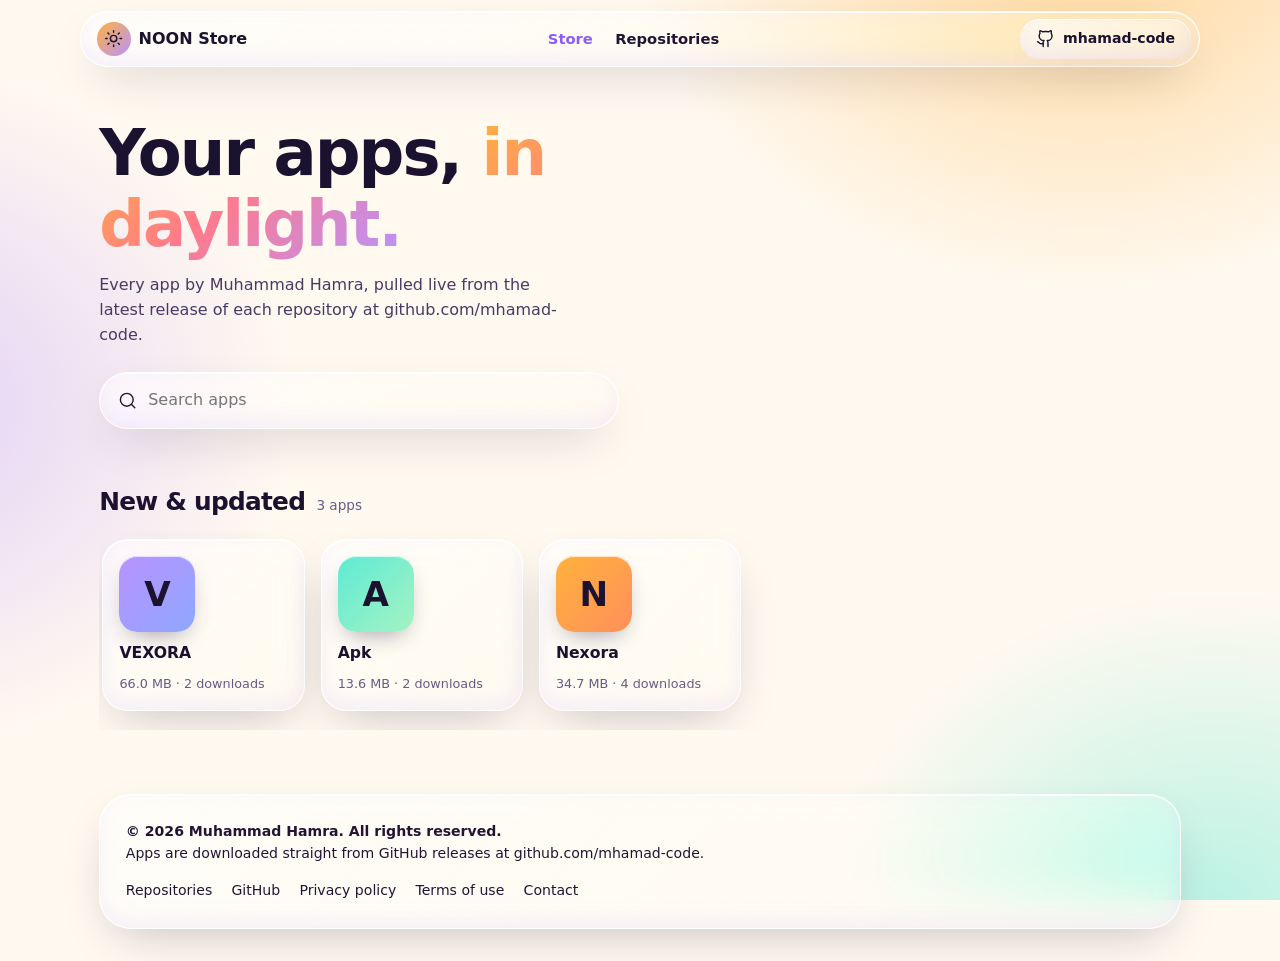
<file: index.html>
<!DOCTYPE html>
<html lang="en">

<head>
  <meta charset="utf-8">
  <meta name="viewport" content="width=device-width, initial-scale=1, viewport-fit=cover">
  <title>NOON Store – Apps by Muhammad Hamra (mhamad-code)</title>
  <meta name="description" content="Download free Android apps by Muhammad Hamra, published as GitHub releases at github.com/mhamad-code.">
  <meta name="author" content="Muhammad Hamra">
  <meta property="og:type" content="website">
  <meta property="og:title" content="NOON Store – Apps by mhamad-code">
  <meta property="og:description" content="A personal app store powered by GitHub releases.">
  <link rel="stylesheet" href="css/style.css">
</head>

<body data-page="store">

  <main class="wrap">

    <section class="hero">
      <h1>
        Your apps,
        <span class="hl">in daylight.</span>
      </h1>
      <p>
        Every app by Muhammad Hamra, pulled live from the latest release
        of each repository at github.com/mhamad-code.
      </p>
      <label class="search glass">
        <svg class="ico"><use href="#search"/></svg>
        <input id="q" type="search" placeholder="Search apps" aria-label="Search apps">
      </label>
    </section>

    <div id="msg"></div>
    <div id="rows" aria-busy="true"></div>

  </main>

  <script src="js/common.js"></script>
  <script>
    const rows = $("#rows");
    const message = $("#msg");
    const PER_ROW = 5;
    let apps = [];

    // Loading placeholders
    rows.innerHTML = `
      <section class="sec">
        <div class="row5">
          ${'<div class="glass skel"></div>'.repeat(PER_ROW)}
        </div>
      </section>`;

    // Draw the apps, five per row. The sixth app starts a new section.
    function show(list, isSearch) {
      rows.setAttribute("aria-busy", "false");

      if (!list.length) {
        rows.innerHTML = '<div class="glass note">No apps found.</div>';
        return;
      }

      let html = "";

      for (let i = 0; i < list.length; i += PER_ROW) {
        const isFirst = i === 0;
        let title = isFirst ? "New &amp; updated" : "More apps";
        if (isSearch) {
          title = isFirst ? "Results" : "More results";
        }
        const count = isFirst
          ? `<small>${list.length} ${list.length === 1 ? "app" : "apps"}</small>`
          : "";

        html += `
          <section class="sec">
            <h2>${title} ${count}</h2>
            <div class="row5">
              ${list.slice(i, i + PER_ROW).map(appCard).join("")}
            </div>
          </section>`;
      }

      rows.innerHTML = html;
    }

    function showNote(html) {
      message.innerHTML += `<div class="glass note">${html}</div>`;
    }

    loadApps()
      .then((list) => {
        apps = list;

        if (loadApps.failed) {
          showNote("Some repositories could not be checked (GitHub API limit). Reload in a few minutes to see every app.");
        }

        if (!list.length) {
          rows.innerHTML = "";
          showNote(
            "No apps yet. Publish a GitHub <b>release</b> with an .apk file in any repository of " +
            USER + " and it will appear here automatically."
          );
          return;
        }

        show(list, false);
      })
      .catch(() => {
        rows.innerHTML = "";
        showNote(
          'GitHub did not respond (the free API limit may be reached). Try again in a few minutes, or open ' +
          '<a href="https://github.com/' + USER + '?tab=repositories" rel="noopener"><b>github.com/' + USER + "</b></a>."
        );
      });

    // Search box
    $("#q").addEventListener("input", (event) => {
      const text = event.target.value.toLowerCase().trim();

      if (!text) {
        show(apps, false);
        return;
      }

      const matches = apps.filter((a) => (a.name + " " + a.desc).toLowerCase().includes(text));
      show(matches, true);
    });
  </script>

<!-- fundflow-badge -->
<script src="https://fundflow-mohamed.netlify.app/badge.js" data-site-id="noon-story" defer></script>
</body>

</html>
</file>
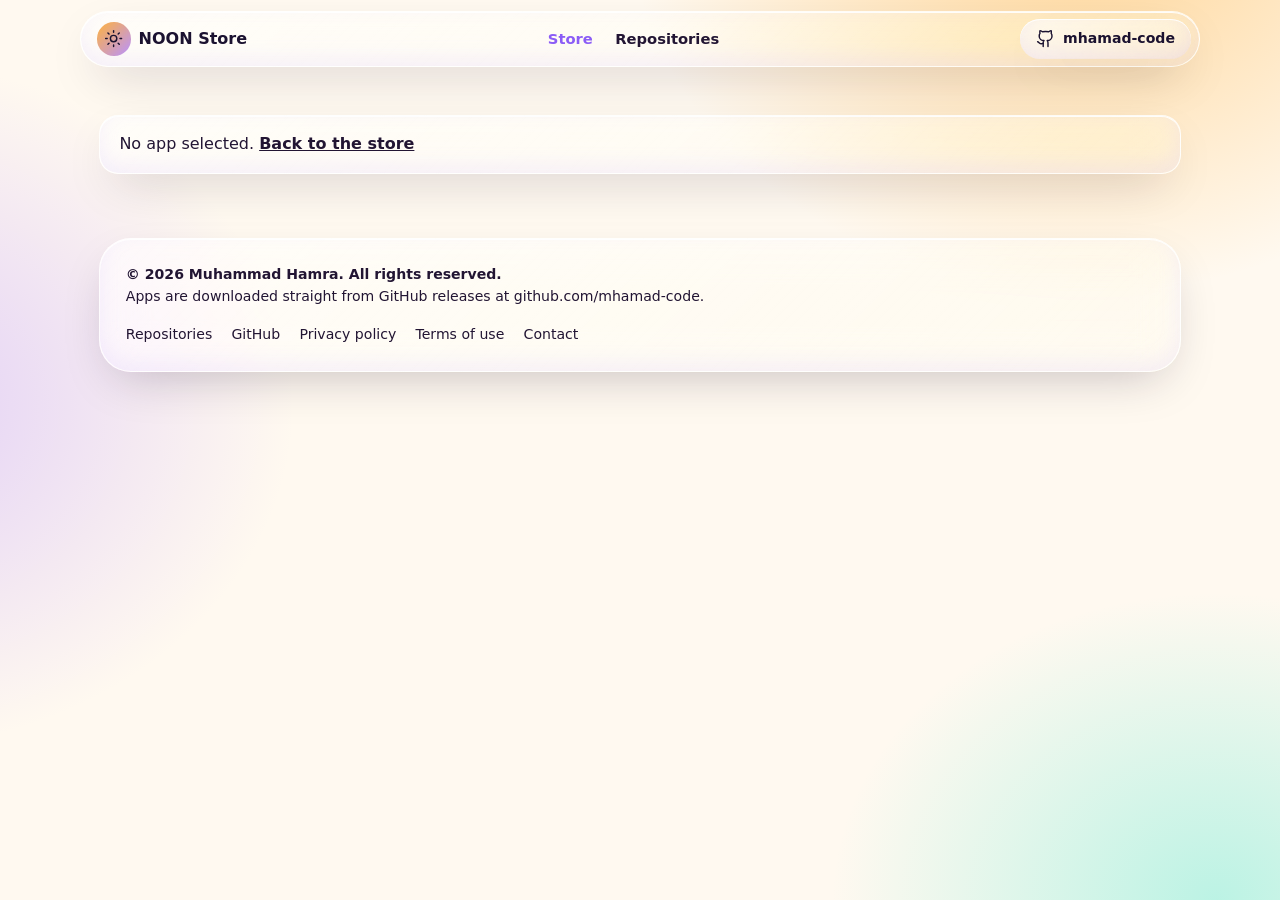
<file: app.html>
<!DOCTYPE html>
<html lang="en">

<head>
  <meta charset="utf-8">
  <meta name="viewport" content="width=device-width, initial-scale=1, viewport-fit=cover">
  <title>App – NOON Store</title>
  <meta name="description" content="Download this app from the GitHub releases of mhamad-code.">
  <meta name="author" content="Muhammad Hamra">
  <meta property="og:type" content="website">
  <meta property="og:title" content="App on NOON Store">
  <link rel="stylesheet" href="css/style.css">
</head>

<body data-page="store">

  <main class="wrap" id="app">
    <div class="glass skel" style="margin-top:3rem;min-height:260px"></div>
  </main>

  <script src="js/common.js"></script>
  <script>
    const root = $("#app");
    const params = new URLSearchParams(location.search);
    const repoName = params.get("app");
    const appKey = params.get("k") || "";

    function fail(text) {
      root.innerHTML = `
        <div class="glass note" style="margin-top:3rem">
          ${text}
          <a href="index.html"><b>Back to the store</b></a>
        </div>`;
    }

    function screenshotsHTML(app) {
      if (!app.shots.length) {
        return "";
      }

      const items = app.shots.map((src, i) => `
        <a href="${esc(src)}" target="_blank" rel="noopener" aria-label="Screenshot ${i + 1}">
          <img src="${esc(src)}" alt="${esc(app.name)} screenshot ${i + 1}" loading="lazy">
        </a>`).join("");

      return `
        <section class="sec">
          <h2>Screenshots</h2>
          <div class="shots">${items}</div>
        </section>`;
    }

    function historyHTML(app) {
      const older = (app.history || []).filter((h) => !/^latest$/i.test(h.tag));

      if (!older.length) {
        return "";
      }

      const items = older.map((h) => {
        const file = h.files[0];
        const notes = h.notes.trim()
          ? `<p dir="auto" class="notes">${esc(h.notes.trim())}</p>`
          : "";

        return `
          <li class="ver">
            <div>
              <b>${esc(h.name)}</b>
              <span class="m">${esc(fmtDate(h.date))} · ${fmtSize(file.size)} · ${fmtNum(file.dl)} downloads</span>
              ${notes}
            </div>
            <a class="btn btn-glass glass sm" href="${esc(file.url)}" download>
              ${svgIcon("dl")}
              Download
            </a>
          </li>`;
      }).join("");

      return `
        <section class="sec">
          <h2>Version history</h2>
          <ul class="history glass">${items}</ul>
        </section>`;
    }

    function infoHTML(app, mainFile, otherFiles) {
      const row = (label, value) => (value ? `<dt>${label}</dt><dd>${value}</dd>` : "");

      const others = otherFiles.length
        ? `
          <div class="vers">
            <b>Other builds</b>
            ${otherFiles.map((f) => `
              <a class="btn btn-glass glass sm" href="${esc(f.url)}" download>
                ${svgIcon("dl")}
                ${esc(f.name)} · ${fmtSize(f.size)}
              </a>`).join("")}
          </div>`
        : "";

      return `
        <section class="panel glass">
          <h2>App info</h2>
          <dl>
            ${row("Developer", "Muhammad Hamra")}
            ${row("Version", esc(app.ver))}
            ${row("Released", esc(fmtDate(app.updated)))}
            ${row("File", esc(mainFile.name))}
            ${row("Language", esc(app.lang))}
            ${row("License", esc(app.license))}
            ${row("Repository", `<a href="${esc(app.url)}" rel="noopener">${USER}/${esc(app.repo)}</a>`)}
          </dl>
          ${others}
        </section>`;
    }

    function pageHTML(app) {
      const [mainFile, ...otherFiles] = app.apk;
      const description = app.desc ? `<p dir="auto" style="margin-top:0">${esc(app.desc)}</p>` : "";
      const notes = app.notes.trim() || "Open the source code to read more about this app.";

      return `
        <a class="tag glass back" href="index.html">${svgIcon("back")}Store</a>

        <div class="top">
          ${icon(app, 120)}
          <div style="flex:1;min-width:220px">
            <h1>${esc(app.name)}</h1>
            <a class="by" href="https://github.com/${USER}" rel="noopener">${USER}</a>
            <div style="margin-top:1rem;display:flex;gap:.7rem;flex-wrap:wrap">
              <a class="btn btn-sun" href="${esc(mainFile.url)}" download>
                ${svgIcon("dl")}
                Download APK · ${fmtSize(mainFile.size)}
              </a>
              <a class="btn btn-glass glass" href="${esc(app.url)}" rel="noopener">
                ${svgIcon("gh")}
                Source code
              </a>
            </div>
          </div>
        </div>

        <div class="stats glass">
          <div><b>${fmtNum(app.dl)}</b><span>Downloads</span></div>
          <div><b>${fmtSize(app.size)}</b><span>Size</span></div>
          <div><b>${fmtNum(app.stars)}</b><span>Stars</span></div>
          <div><b>${esc(fmtDate(app.updated))}</b><span>Updated</span></div>
        </div>

        ${screenshotsHTML(app)}

        ${historyHTML(app)}

        <div class="two">
          <section class="panel glass">
            <h2>About this app</h2>
            ${description}
            <p dir="auto" class="notes">${esc(notes)}</p>
          </section>
          ${infoHTML(app, mainFile, otherFiles)}
        </div>`;
    }

    async function main() {
      if (!repoName) {
        fail("No app selected.");
        return;
      }

      const app = await findApp(repoName, appKey);
      if (!app) {
        fail("This app has no release with an APK.");
        return;
      }

      document.title = app.name + " – NOON Store";
      root.innerHTML = pageHTML(app);
    }

    main().catch(() => {
      fail("GitHub did not respond (the free API limit may be reached). Try again in a few minutes.");
    });
  </script>

</body>

</html>
</file>
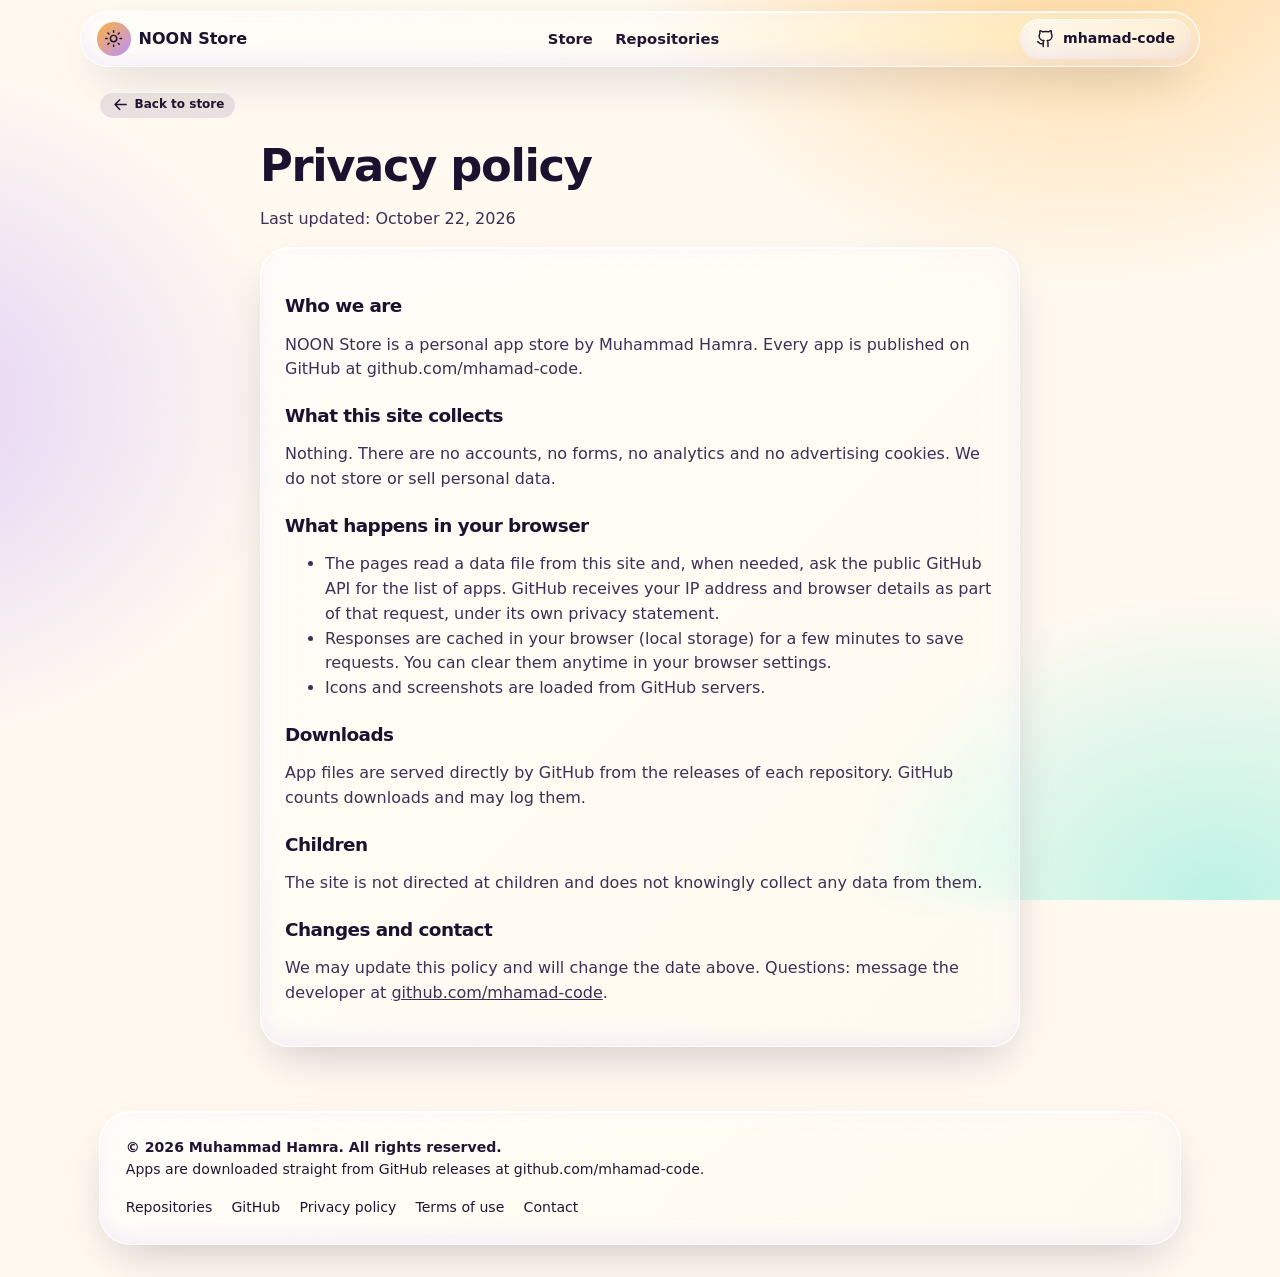
<file: privacy.html>
<!DOCTYPE html>
<html lang="en">

<head>
  <meta charset="utf-8">
  <meta name="viewport" content="width=device-width, initial-scale=1, viewport-fit=cover">
  <title>Privacy policy – NOON Store</title>
  <meta name="description" content="Privacy policy of NOON Store by Muhammad Hamra">
  <meta name="author" content="Muhammad Hamra">
  <meta property="og:type" content="website">
  <meta property="og:title" content="Privacy policy – NOON Store">
  <link rel="stylesheet" href="css/style.css">
</head>

<body>

  <main class="wrap">

    <a class="tag glass back" href="index.html">
      <svg class="ico"><use href="#back"/></svg>
      Back to store
    </a>

    <div class="legal">
      <h1>Privacy policy</h1>
      <p>Last updated: October 22, 2026</p>
      <div class="panel glass">
        <h2>Who we are</h2>
        <p>NOON Store is a personal app store by Muhammad Hamra. Every app is published on GitHub at github.com/mhamad-code.</p>

        <h2>What this site collects</h2>
        <p>Nothing. There are no accounts, no forms, no analytics and no advertising cookies. We do not store or sell personal data.</p>

        <h2>What happens in your browser</h2>
        <ul>
          <li>The pages read a data file from this site and, when needed, ask the public GitHub API for the list of apps. GitHub receives your IP address and browser details as part of that request, under its own privacy statement.</li>
          <li>Responses are cached in your browser (local storage) for a few minutes to save requests. You can clear them anytime in your browser settings.</li>
          <li>Icons and screenshots are loaded from GitHub servers.</li>
        </ul>

        <h2>Downloads</h2>
        <p>App files are served directly by GitHub from the releases of each repository. GitHub counts downloads and may log them.</p>

        <h2>Children</h2>
        <p>The site is not directed at children and does not knowingly collect any data from them.</p>

        <h2>Changes and contact</h2>
        <p>We may update this policy and will change the date above. Questions: message the developer at <a href="https://github.com/mhamad-code" rel="noopener">github.com/mhamad-code</a>.</p>
      </div>
    </div>

  </main>

  <script src="js/common.js"></script>

</body>

</html>
</file>
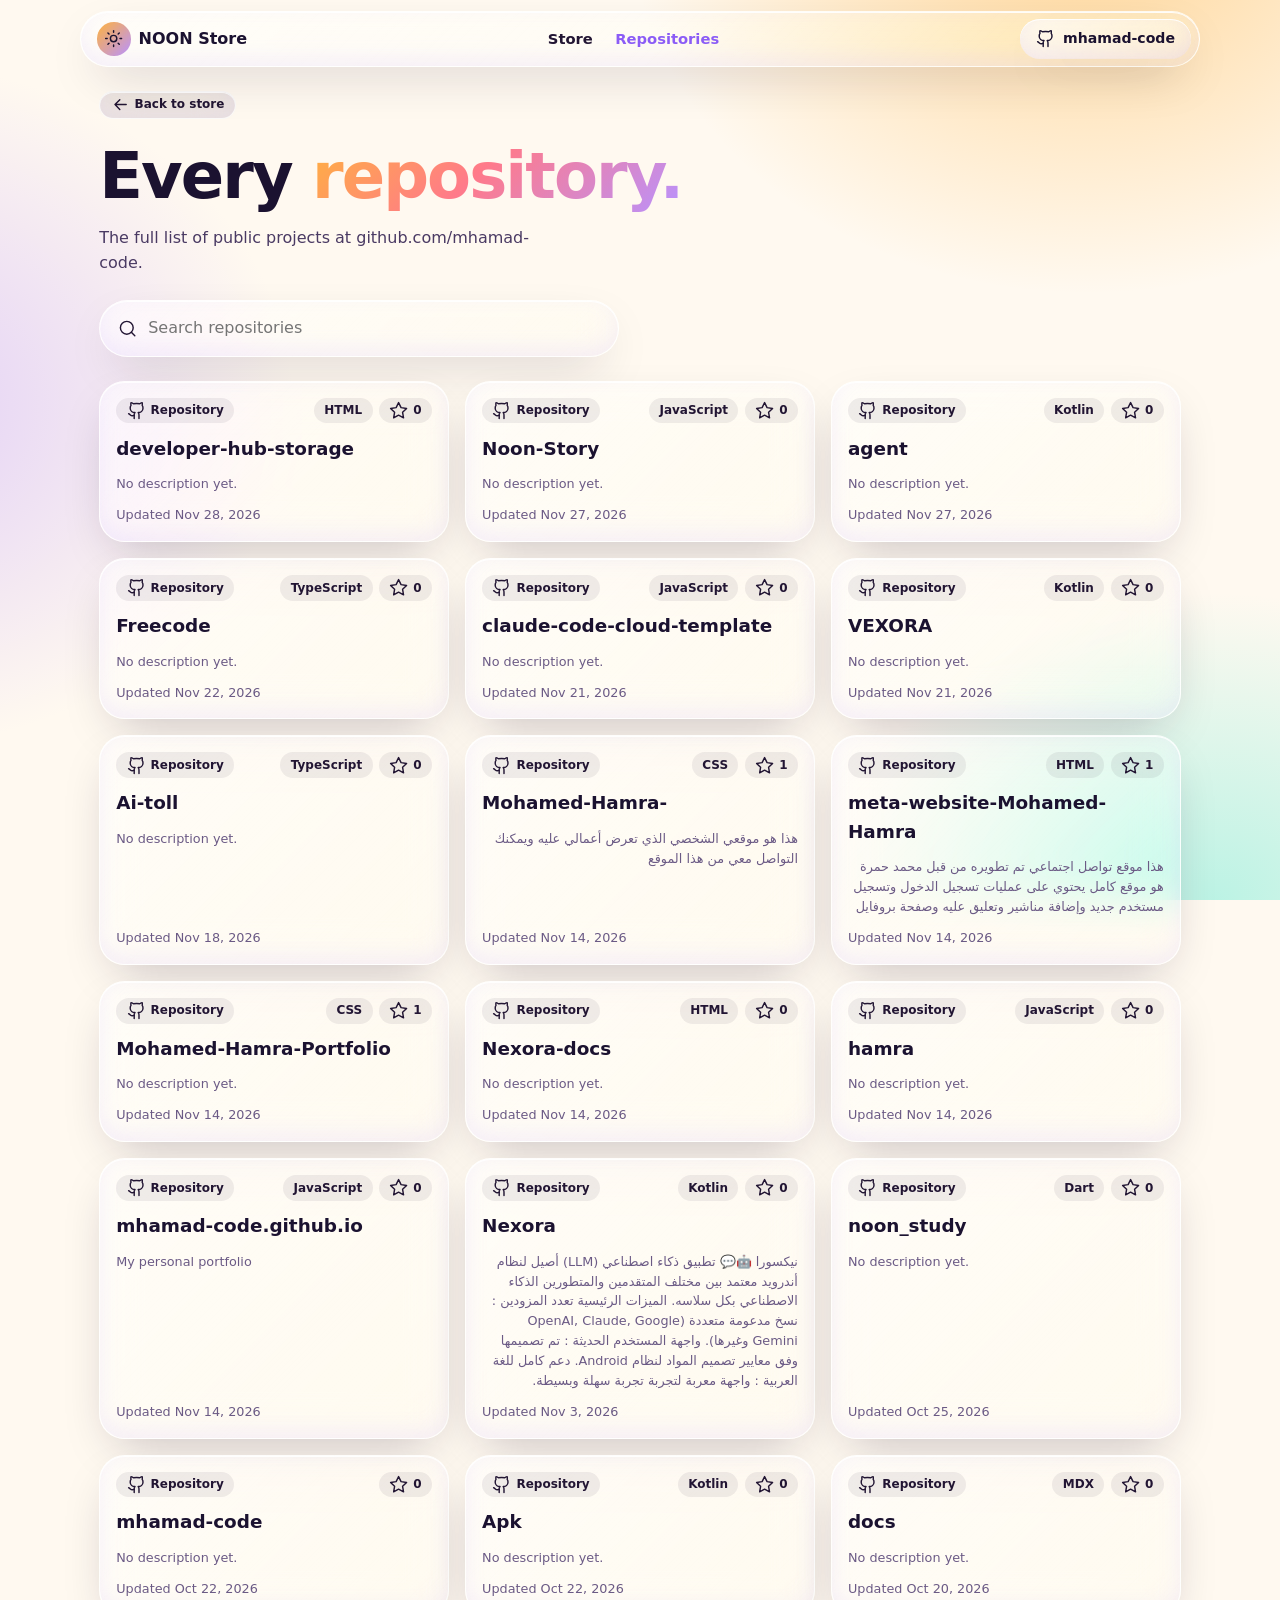
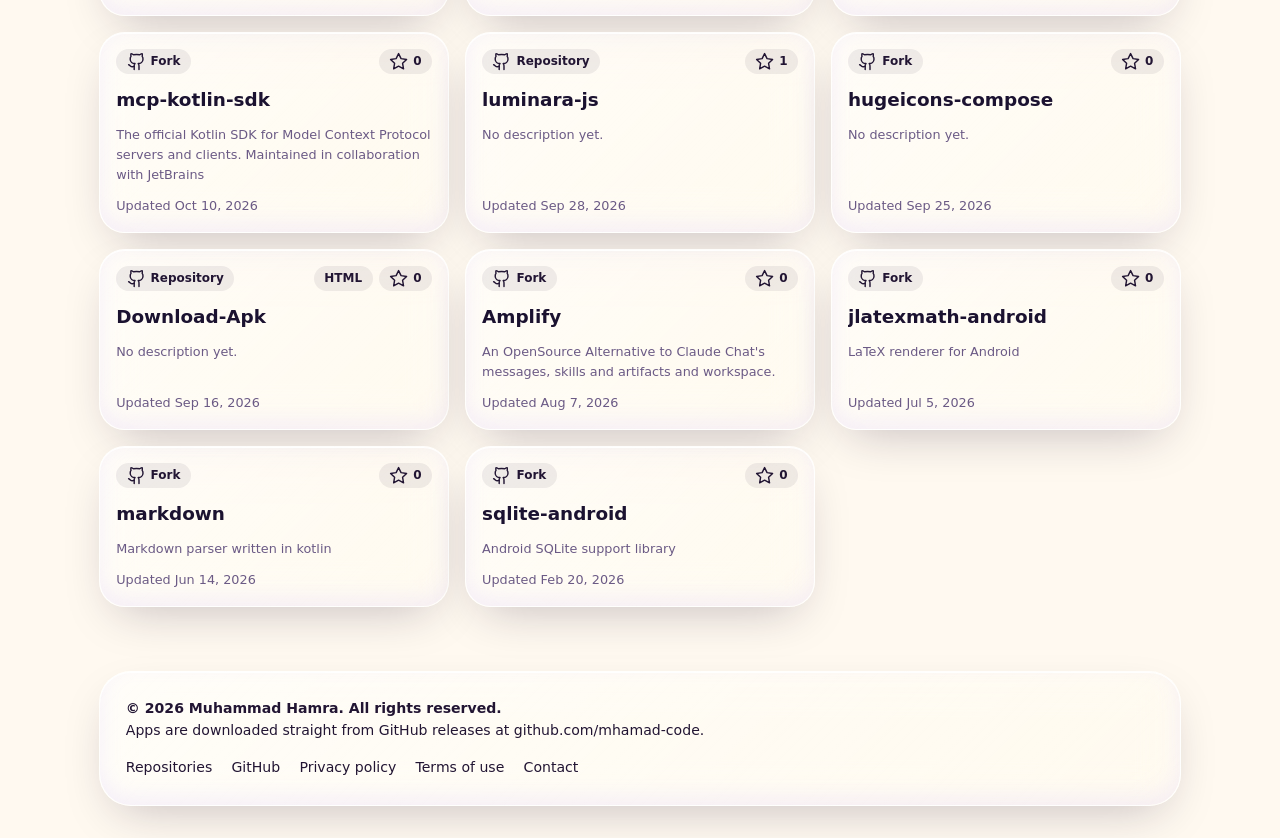
<file: repos.html>
<!DOCTYPE html>
<html lang="en">

<head>
  <meta charset="utf-8">
  <meta name="viewport" content="width=device-width, initial-scale=1, viewport-fit=cover">
  <title>Repositories – NOON Store</title>
  <meta name="description" content="All public repositories of github.com/mhamad-code.">
  <meta name="author" content="Muhammad Hamra">
  <meta property="og:type" content="website">
  <meta property="og:title" content="Repositories – mhamad-code">
  <link rel="stylesheet" href="css/style.css">
</head>

<body data-page="repos">

  <main class="wrap">

    <a class="tag glass back" href="index.html">
      <svg class="ico"><use href="#back"/></svg>
      Back to store
    </a>

    <section class="hero" style="padding-top:1.2rem">
      <h1>
        Every
        <span class="hl">repository.</span>
      </h1>
      <p>The full list of public projects at github.com/mhamad-code.</p>
      <label class="search glass">
        <svg class="ico"><use href="#search"/></svg>
        <input id="q" type="search" placeholder="Search repositories" aria-label="Search repositories">
      </label>
    </section>

    <div id="msg"></div>
    <div class="grid wide" id="grid"></div>

  </main>

  <script src="js/common.js"></script>
  <script>
    const grid = $("#grid");
    let repos = [];

    grid.innerHTML = '<div class="glass skel"></div>'.repeat(6);

    function repoCard(repo) {
      const language = repo.language ? `<span class="tag">${esc(repo.language)}</span>` : "";

      return `
        <a class="card glass" href="${esc(repo.html_url)}" rel="noopener" style="gap:.7rem">
          <div style="display:flex;justify-content:space-between;gap:.5rem;align-items:center">
            <span class="tag">${svgIcon("gh")}${repo.fork ? "Fork" : "Repository"}</span>
            <span style="display:flex;gap:.4rem">
              ${language}
              <span class="tag">${svgIcon("star")}${repo.stargazers_count}</span>
            </span>
          </div>
          <b style="white-space:normal;word-break:break-word;font-size:1.15rem">${esc(repo.name)}</b>
          <span dir="auto" class="m" style="flex:1">${esc(repo.description || "No description yet.")}</span>
          <span class="m">Updated ${esc(fmtDate(repo.pushed_at))}</span>
        </a>`;
    }

    function show(list) {
      grid.innerHTML = list.map(repoCard).join("");
    }

    loadRepos()
      .then((list) => {
        repos = list;
        show(repos);
      })
      .catch(() => {
        grid.innerHTML = "";
        $("#msg").innerHTML = `
          <div class="glass note">
            GitHub did not respond (the free API limit may be reached). Try again in a few minutes, or open
            <a href="https://github.com/${USER}?tab=repositories" rel="noopener"><b>github.com/${USER}</b></a>.
          </div>`;
      });

    $("#q").addEventListener("input", (event) => {
      const text = event.target.value.toLowerCase().trim();
      show(repos.filter((r) => (r.name + " " + (r.description || "")).toLowerCase().includes(text)));
    });
  </script>

</body>

</html>
</file>
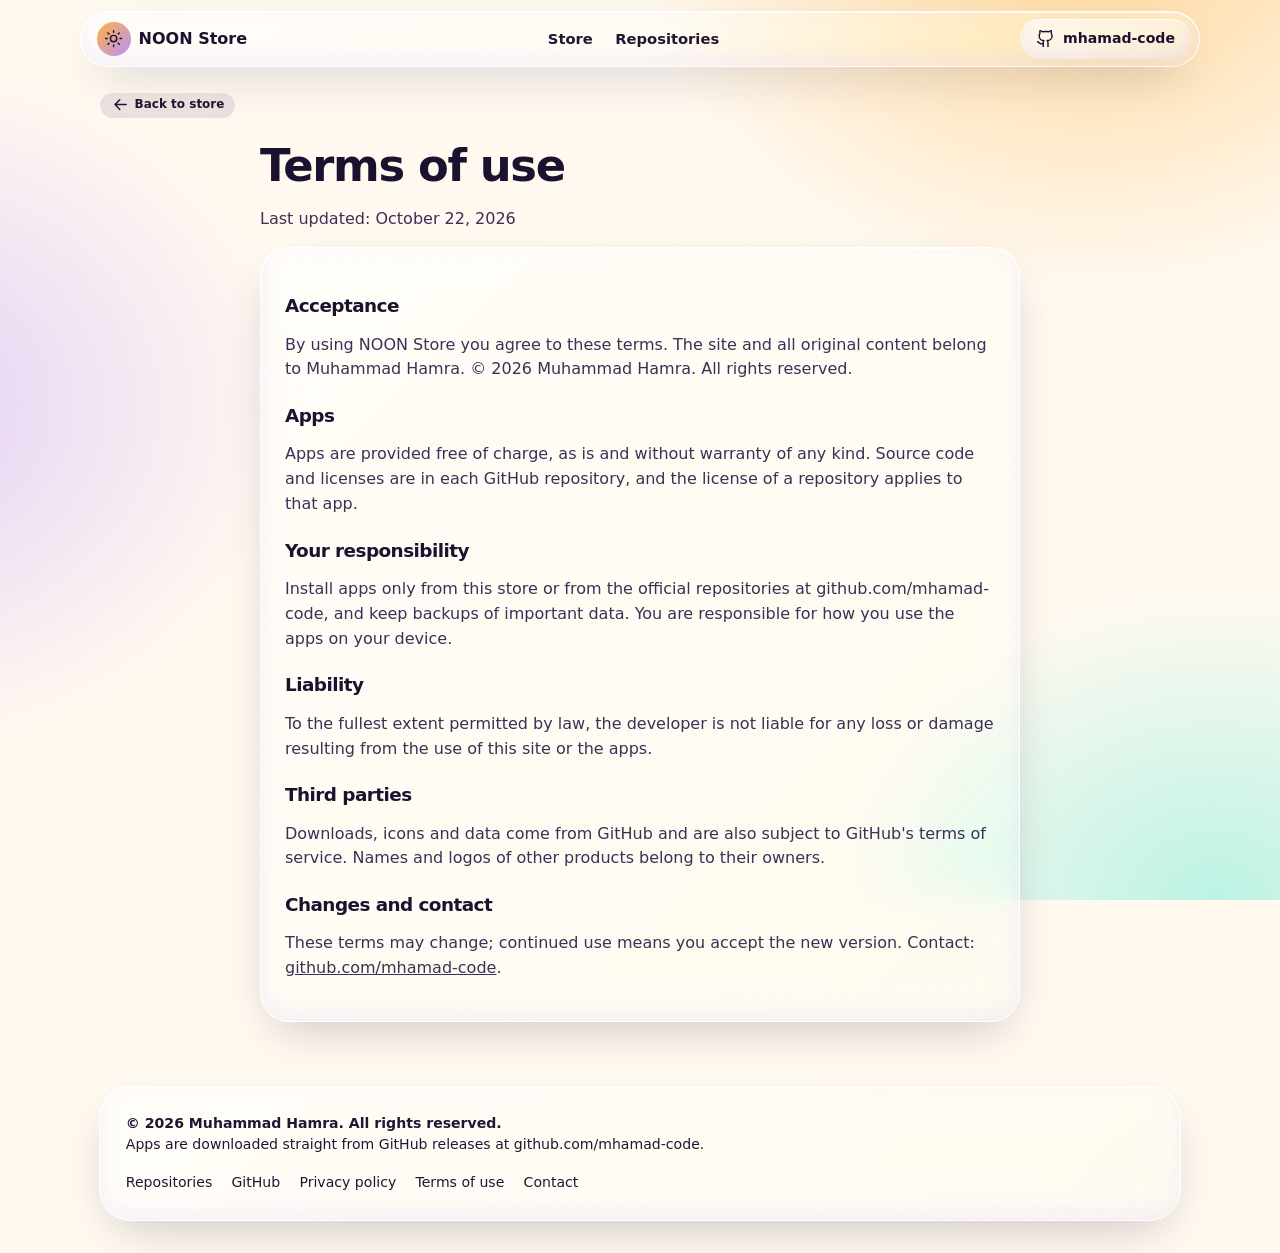
<file: terms.html>
<!DOCTYPE html>
<html lang="en">

<head>
  <meta charset="utf-8">
  <meta name="viewport" content="width=device-width, initial-scale=1, viewport-fit=cover">
  <title>Terms of use – NOON Store</title>
  <meta name="description" content="Terms of use of NOON Store by Muhammad Hamra">
  <meta name="author" content="Muhammad Hamra">
  <meta property="og:type" content="website">
  <meta property="og:title" content="Terms of use – NOON Store">
  <link rel="stylesheet" href="css/style.css">
</head>

<body>

  <main class="wrap">

    <a class="tag glass back" href="index.html">
      <svg class="ico"><use href="#back"/></svg>
      Back to store
    </a>

    <div class="legal">
      <h1>Terms of use</h1>
      <p>Last updated: October 22, 2026</p>
      <div class="panel glass">
        <h2>Acceptance</h2>
        <p>By using NOON Store you agree to these terms. The site and all original content belong to Muhammad Hamra. © 2026 Muhammad Hamra. All rights reserved.</p>

        <h2>Apps</h2>
        <p>Apps are provided free of charge, as is and without warranty of any kind. Source code and licenses are in each GitHub repository, and the license of a repository applies to that app.</p>

        <h2>Your responsibility</h2>
        <p>Install apps only from this store or from the official repositories at github.com/mhamad-code, and keep backups of important data. You are responsible for how you use the apps on your device.</p>

        <h2>Liability</h2>
        <p>To the fullest extent permitted by law, the developer is not liable for any loss or damage resulting from the use of this site or the apps.</p>

        <h2>Third parties</h2>
        <p>Downloads, icons and data come from GitHub and are also subject to GitHub's terms of service. Names and logos of other products belong to their owners.</p>

        <h2>Changes and contact</h2>
        <p>These terms may change; continued use means you accept the new version. Contact: <a href="https://github.com/mhamad-code" rel="noopener">github.com/mhamad-code</a>.</p>
      </div>
    </div>

  </main>

  <script src="js/common.js"></script>

</body>

</html>
</file>
<file: css/style.css>
/* ==========================================================
   NOON Store - styles
   1. Variables   2. Base   3. Glass   4. Navigation
   5. Buttons     6. Home   7. Cards   8. App page
   9. Legal pages 10. Footer
   ========================================================== */


/* ---------- 1. Variables ---------- */

:root {
  --c1: #FFB23E;
  --c2: #B892FF;
  --c3: #5EEAD4;
  --deep: #1B1230;
  --ink: #221533;
  --cream: #FFF9F0;
  --muted: #6b5a85;
  color-scheme: light;
}


/* ---------- 2. Base ---------- */

* {
  box-sizing: border-box;
}

html {
  scroll-behavior: smooth;
}

body {
  margin: 0;
  min-height: 100vh;
  overflow-x: hidden;
  font-family: system-ui, -apple-system, "Segoe UI", Roboto, sans-serif;
  line-height: 1.55;
  color: var(--ink);
  background:
    radial-gradient(60vmax 50vmax at 85% -10%, rgba(255, 178, 62, .5), transparent 60%),
    radial-gradient(55vmax 45vmax at -10% 45%, rgba(184, 146, 255, .42), transparent 60%),
    radial-gradient(50vmax 40vmax at 95% 100%, rgba(94, 234, 212, .42), transparent 60%),
    var(--cream);
  background-attachment: fixed;
}

a {
  color: inherit;
}

h1,
h2,
h3 {
  margin: 0;
  line-height: 1.1;
  letter-spacing: -.03em;
  color: var(--deep);
}

.wrap {
  max-width: 1120px;
  margin: 0 auto;
  padding: 0 1.2rem;
}

.ico {
  width: 1.2rem;
  height: 1.2rem;
  flex: none;
  fill: none;
  stroke: currentColor;
  stroke-width: 1.8;
  stroke-linecap: round;
  stroke-linejoin: round;
}

a:focus-visible,
button:focus-visible,
input:focus-visible {
  outline: 3px solid var(--deep);
  outline-offset: 3px;
  border-radius: 12px;
}


/* ---------- 3. Glass ---------- */

.glass {
  background: linear-gradient(135deg, rgba(255, 255, 255, .65), rgba(255, 255, 255, .24));
  backdrop-filter: blur(22px) saturate(160%);
  -webkit-backdrop-filter: blur(22px) saturate(160%);
  border: 1px solid rgba(255, 255, 255, .78);
  box-shadow:
    0 18px 50px -18px rgba(27, 18, 48, .28),
    inset 0 1px 0 rgba(255, 255, 255, .9),
    inset 0 -8px 20px rgba(184, 146, 255, .12);
}

.note {
  margin: 1rem 0;
  padding: 1rem 1.2rem;
  border-radius: 1.2rem;
}

.skel {
  min-height: 170px;
  border-radius: 1.6rem;
  opacity: .55;
  animation: pulse 1.2s ease-in-out infinite;
}

@keyframes pulse {
  50% {
    opacity: .25;
  }
}


/* ---------- 4. Navigation ---------- */

header.nav {
  position: sticky;
  top: 0;
  z-index: 50;
  padding: calc(env(safe-area-inset-top, 0px) + .7rem) 1rem 0;
}

header.nav nav {
  max-width: 1120px;
  margin: 0 auto;
  padding: .45rem .5rem .45rem 1rem;
  display: flex;
  align-items: center;
  justify-content: space-between;
  gap: 1rem;
  border-radius: 999px;
}

.logo {
  display: flex;
  align-items: center;
  gap: .5rem;
  font-weight: 800;
  text-decoration: none;
  color: var(--deep);
}

.logo i {
  width: 2.1rem;
  height: 2.1rem;
  display: grid;
  place-items: center;
  border-radius: 50%;
  background: linear-gradient(135deg, var(--c1), var(--c2));
}

.links {
  display: flex;
  gap: 1.4rem;
  font-size: .92rem;
  font-weight: 600;
}

.links a {
  text-decoration: none;
  cursor: pointer;
  transition: all .25s;
}

.links a:hover,
.links a.on {
  color: #8b5cf6;
}

@media (max-width: 800px) {
  header.nav nav {
    padding-left: .7rem;
  }

  .logo {
    font-size: .95rem;
  }

  .logo i {
    width: 1.8rem;
    height: 1.8rem;
  }

  .links {
    gap: .8rem;
    font-size: .85rem;
  }

  .gname {
    display: none;
  }
}


/* ---------- 5. Buttons and tags ---------- */

.btn {
  display: inline-flex;
  align-items: center;
  justify-content: center;
  gap: .5rem;
  padding: .75rem 1.3rem;
  border: 0;
  border-radius: 999px;
  font: inherit;
  font-weight: 700;
  color: var(--deep);
  text-decoration: none;
  cursor: pointer;
  transition: all .3s;
}

.btn-sun {
  background: linear-gradient(135deg, var(--c1), #ff8f5a);
  box-shadow:
    0 10px 30px -8px rgba(255, 178, 62, .9),
    inset 0 1px 0 rgba(255, 255, 255, .7);
}

.btn-sun:hover {
  transform: translateY(-2px);
  box-shadow: 0 16px 40px -8px rgba(255, 178, 62, 1);
}

.btn-glass:hover {
  background: rgba(255, 255, 255, .88);
  transform: translateY(-2px);
}

.sm {
  padding: .55rem 1rem;
  font-size: .88rem;
}

.tag {
  display: inline-flex;
  align-items: center;
  gap: .3rem;
  padding: .2rem .65rem;
  border-radius: 999px;
  background: rgba(27, 18, 48, .07);
  font-size: .75rem;
  font-weight: 600;
}

.back {
  margin-top: 1.5rem;
  text-decoration: none;
  cursor: pointer;
  transition: all .25s;
}

.back:hover {
  background: rgba(255, 255, 255, .9);
}


/* ---------- 6. Home: hero, search, rows ---------- */

.hero {
  padding: 3.2rem 0 1.5rem;
}

.hero h1 {
  max-width: 14ch;
  font-size: clamp(2.2rem, 6vw, 4rem);
  font-weight: 900;
}

.hero p {
  max-width: 46ch;
  margin: .9rem 0 1.5rem;
  color: #4a3a63;
}

.hl {
  background: linear-gradient(135deg, var(--c1), #ff7a8a 45%, var(--c2));
  -webkit-background-clip: text;
  background-clip: text;
  color: transparent;
}

.search {
  max-width: 520px;
  padding: .35rem 1.1rem;
  display: flex;
  align-items: center;
  gap: .7rem;
  border-radius: 999px;
}

.search input {
  flex: 1;
  min-width: 0;
  padding: .6rem 0;
  border: 0;
  background: none;
  font: inherit;
  color: var(--deep);
}

.search input:focus-visible {
  outline: 0;
}

.search:focus-within {
  box-shadow:
    0 0 0 3px var(--c2),
    0 18px 50px -18px rgba(27, 18, 48, .28);
}

.sec {
  margin: 2.2rem 0;
}

.sec h2 {
  margin-bottom: 1rem;
  display: flex;
  align-items: baseline;
  gap: .7rem;
  font-size: 1.55rem;
  font-weight: 800;
}

.sec h2 small {
  font-size: .85rem;
  font-weight: 500;
  letter-spacing: 0;
  color: var(--muted);
}

/* A row holds 5 apps side by side; on small screens it scrolls sideways. */
.row5 {
  padding: .5rem .2rem 1.2rem;
  display: grid;
  grid-template-columns: repeat(5, minmax(150px, 1fr));
  gap: 1rem;
  overflow-x: auto;
  scroll-snap-type: x proximity;
}

.row5 > * {
  scroll-snap-align: start;
}

.grid.wide {
  display: grid;
  grid-template-columns: repeat(auto-fill, minmax(280px, 1fr));
  gap: 1rem;
}


/* ---------- 7. App cards and icons ---------- */

.card {
  padding: 1rem;
  display: flex;
  flex-direction: column;
  gap: .55rem;
  border-radius: 1.6rem;
  text-decoration: none;
  cursor: pointer;
  transition: all .35s cubic-bezier(.2, .8, .2, 1);
}

.card:hover {
  transform: translateY(-6px);
  box-shadow:
    0 28px 60px -20px rgba(184, 146, 255, .6),
    0 0 0 1px #fff,
    inset 0 1px 0 #fff;
}

.card b {
  overflow: hidden;
  font-size: .98rem;
  color: var(--deep);
  text-overflow: ellipsis;
  white-space: nowrap;
}

.card .m {
  font-size: .8rem;
  color: var(--muted);
}

.ic {
  position: relative;
  width: var(--s, 76px);
  height: var(--s, 76px);
  flex: none;
  display: grid;
  place-items: center;
  overflow: hidden;
  border-radius: 24%;
  background: var(--g);
  box-shadow:
    0 10px 24px -10px rgba(27, 18, 48, .45),
    inset 0 1px 0 rgba(255, 255, 255, .7);
}

.ic b {
  font-size: calc(var(--s, 76px) * .45);
  font-weight: 900;
  color: var(--deep);
}

.ic img {
  position: absolute;
  inset: 0;
  width: 100%;
  height: 100%;
  object-fit: cover;
  background: #fff;
}


/* ---------- 8. App page ---------- */

.top {
  padding: 2.4rem 0 1rem;
  display: flex;
  flex-wrap: wrap;
  align-items: center;
  gap: 1.4rem;
}

.top h1 {
  font-size: clamp(1.8rem, 5vw, 3rem);
  font-weight: 900;
}

.top .by {
  font-weight: 600;
  text-decoration: none;
  color: var(--muted);
}

.top .by:hover {
  color: #8b5cf6;
}

.stats {
  margin: 1.2rem 0;
  padding: .9rem 0;
  display: flex;
  overflow-x: auto;
  border-radius: 1.4rem;
}

.stats div {
  flex: 1;
  min-width: 110px;
  padding: 0 .8rem;
  text-align: center;
  border-right: 1px solid rgba(27, 18, 48, .12);
}

.stats div:last-child {
  border: 0;
}

.stats b {
  display: block;
  font-size: 1.15rem;
  color: var(--deep);
}

.stats span {
  font-size: .78rem;
  color: var(--muted);
}

.shots {
  padding: .4rem .2rem 1rem;
  display: flex;
  gap: .9rem;
  overflow-x: auto;
  scroll-snap-type: x proximity;
}

.shots a {
  flex: none;
  scroll-snap-align: start;
}

.shots img {
  display: block;
  width: auto;
  height: min(420px, 62vw);
  border: 1px solid rgba(255, 255, 255, .9);
  border-radius: 1.4rem;
  background: #fff;
  box-shadow: 0 18px 40px -18px rgba(27, 18, 48, .45);
  transition: all .3s;
}

.shots a:hover img {
  transform: scale(1.02);
}

.two {
  display: grid;
  grid-template-columns: 1.4fr 1fr;
  gap: 1.5rem;
}

@media (max-width: 800px) {
  .two {
    grid-template-columns: 1fr;
  }
}

.panel {
  padding: 1.5rem;
  border-radius: 1.8rem;
}

.panel h2 {
  margin-bottom: .8rem;
  font-size: 1.25rem;
}

.notes {
  margin: 0;
  white-space: pre-wrap;
  word-break: break-word;
}

dl {
  margin: 0;
  display: grid;
  grid-template-columns: auto 1fr;
  gap: .55rem 1rem;
  font-size: .92rem;
}

dt {
  color: var(--muted);
}

dd {
  margin: 0;
  font-weight: 600;
  text-align: right;
  word-break: break-word;
}

.vers {
  margin-top: 1rem;
  display: grid;
  gap: .6rem;
}


/* ---------- 9. Legal pages ---------- */

.legal {
  max-width: 760px;
  margin: 1.2rem auto 0;
}

.legal h1 {
  margin-bottom: .4rem;
  font-size: clamp(1.9rem, 5vw, 2.8rem);
  font-weight: 900;
}

.legal h2 {
  margin: 1.5rem 0 .4rem;
  font-size: 1.15rem;
}

.legal p,
.legal li {
  color: #3d2f55;
}

.legal .panel {
  margin-top: 1rem;
}


/* ---------- 10. Footer ---------- */

footer {
  margin: 4rem 0 2rem;
}

footer .glass {
  padding: 1.6rem;
  display: flex;
  flex-wrap: wrap;
  justify-content: space-between;
  gap: 1rem 2rem;
  border-radius: 2rem;
  font-size: .88rem;
}

footer ul {
  margin: 0;
  padding: 0;
  display: flex;
  flex-wrap: wrap;
  gap: 1.2rem;
  list-style: none;
}

footer a {
  text-decoration: none;
  cursor: pointer;
}

footer a:hover {
  color: #8b5cf6;
}

@media (prefers-reduced-motion: reduce) {
  * {
    animation: none !important;
    transition: none !important;
  }
}


/* ---------- Version history ---------- */

.history {
  margin: 0;
  padding: .4rem 1.2rem;
  list-style: none;
  border-radius: 1.8rem;
}

.ver {
  padding: 1rem 0;
  display: flex;
  align-items: center;
  justify-content: space-between;
  gap: 1rem;
  border-bottom: 1px solid rgba(27, 18, 48, .1);
}

.ver:last-child {
  border: 0;
}

.ver b {
  display: block;
  color: var(--deep);
}

.ver .m {
  font-size: .82rem;
  color: var(--muted);
}

.ver .notes {
  margin-top: .4rem;
  font-size: .88rem;
}
</file>
